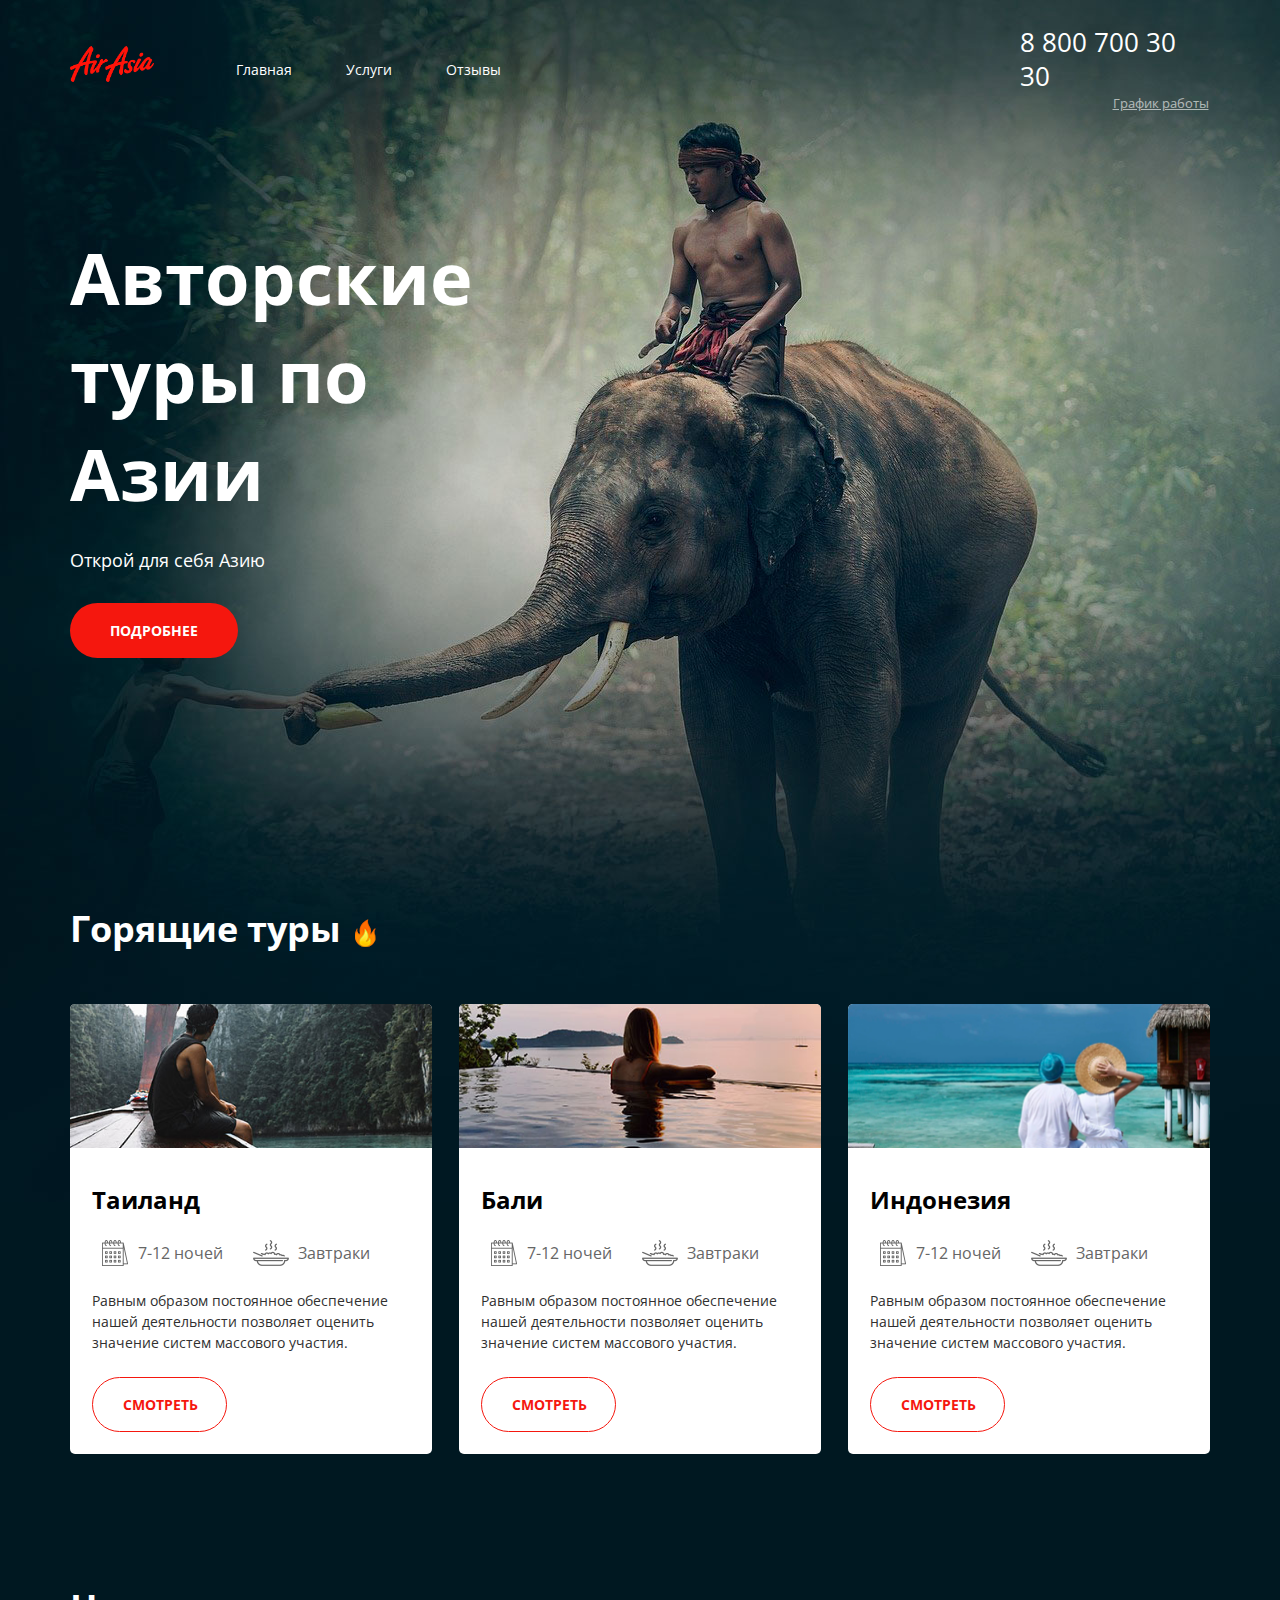
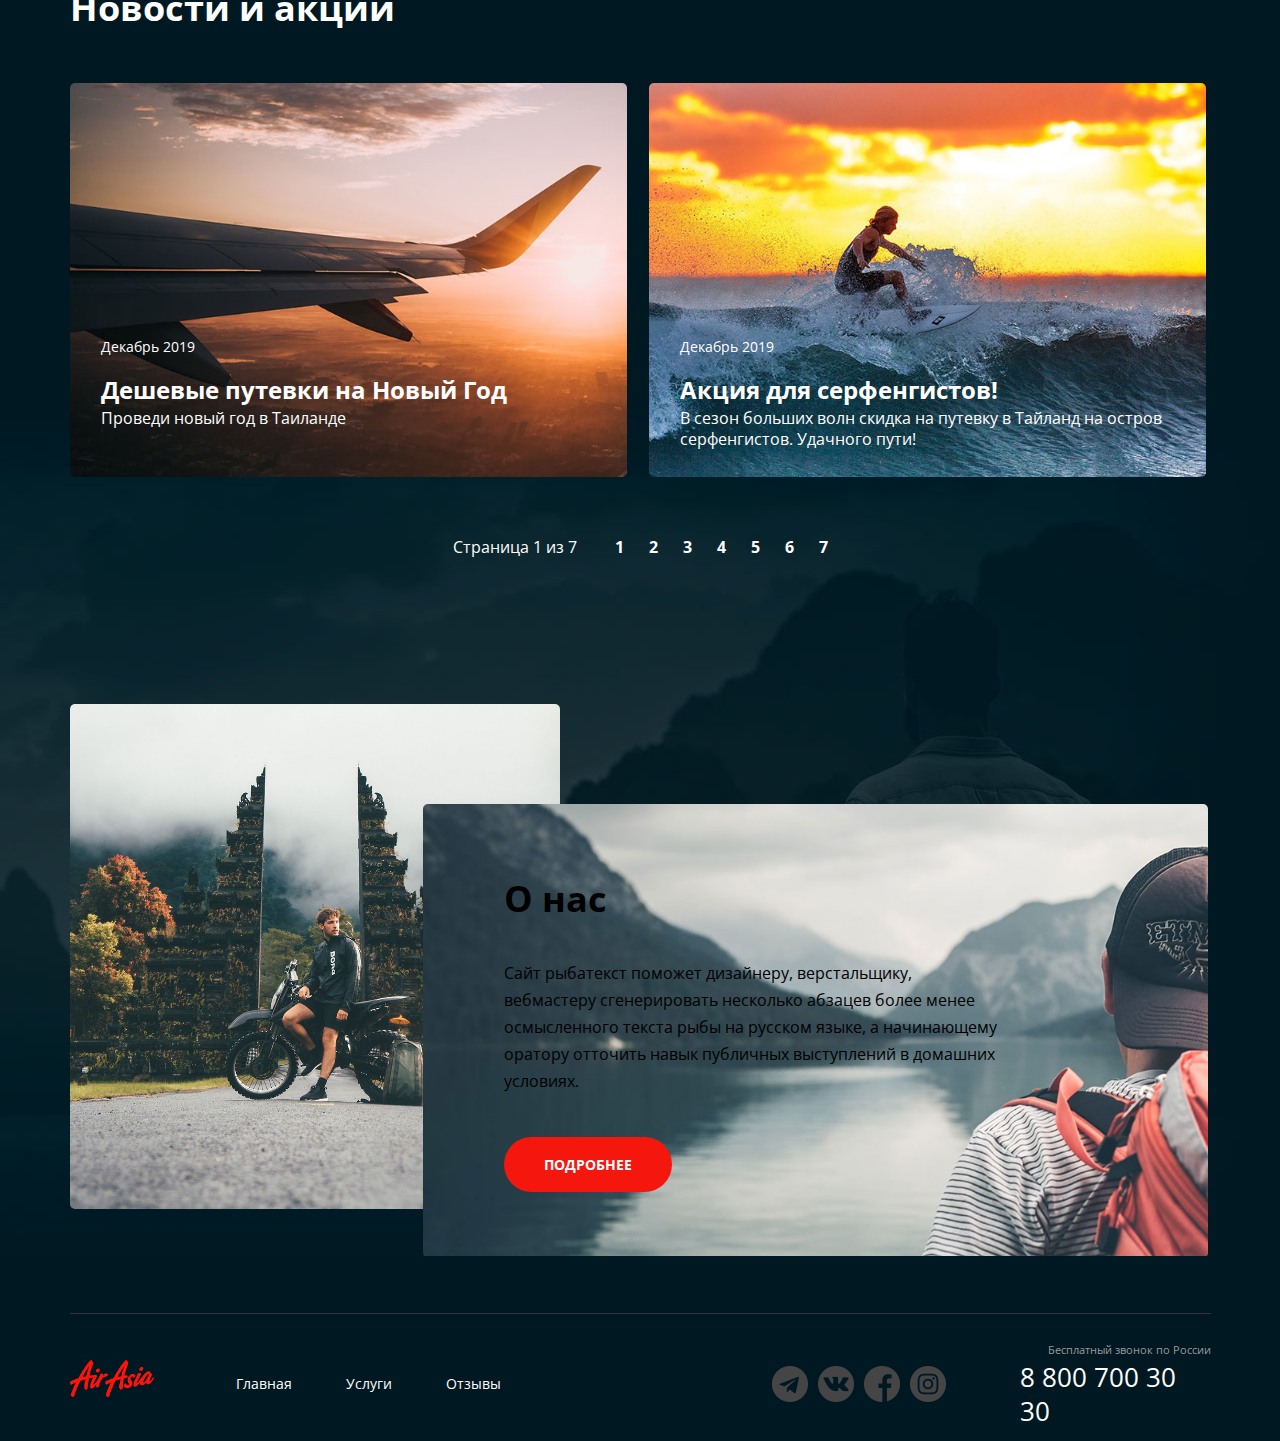
<file: index.html>
<!DOCTYPE html>
<html lang="ru">
<head>
  <meta charset="UTF-8">
  <meta http-equiv="X-UA-Compatible" content="IE=edge">
  <meta name="viewport" content="width=device-width, initial-scale=1.0">
  <title>Air Asia | Main page</title>
  <link rel="stylesheet" href="./style/normalize.css">
  <link rel="stylesheet" href="./style/main.css">
</head>
<body>
  <div class="wrapper wrapper--main">
    <div class="wrapper__content">
      <div class="container header__container">
        <header class="header">
          <div class="header__col">
            <a href="./index.html" class="logo">
              <img src="./img/logo.png" alt="" class="logo__img">
            </a>
            <nav class="menu">
              <ul class="menu__list">
                <li class="menu__item">
                  <a href="./index.html" class="menu__link">Главная</a>
                </li>
                <li class="menu__item">
                  <a href="./services.html" class="menu__link">Услуги</a>
                </li>
                <li class="menu__item">
                  <a href="./reviews.html" class="menu__link">Отзывы</a>
                </li>
              </ul>
            </nav>
          </div>
          <div class="header__col header__col--align--right">
            <adress class="contacts">
              <a href="tel:+78007003030" class="contacts__phone">8 800 700 30 30</a>
              <div class="dropdown">
                <div class="dropdown__info">График работы</div>
                <div class="dropdown__triangle"></div>
                <div class="dropdown__menu">  
                  <ul class="dropdown__list">
                    <li class="dropdown__item">пн-вс: 09:00 - 20:00</li>
                    <li class="dropdown__item--2">Обед: 14:00-14:30</li>
                  </ul>
                </div>
              </div>
            </adress>
          </div>
        </header>
      </div>
      <main class="maincontent">
        <section class="hello">
          <div class="container hello__container">
            <h1 class="hello__title--main">Авторские туры по Азии</h1>
            <div class="hello__subtitle">Открой для себя Азию</div>
            <a href="#" class="button hello__button">Подробнее</a>
          </div>
        </section>
        <section class="offers">
          <div class="container offers__container">
            <h2 class="title title--fire">Горящие туры</h2>
            <ul class="offers__list">
              <li class="offers__item offer offer__item">
                <div class="offer__header">
                <img src="./img/river.png" alt="" class="offer__img">
                </div>
                <div class="offer__content">
                  <h5 class="offer__title">Таиланд</h5>
                  <ul class="offer__features">
                    <li class="offer__feature">
                      <img src="./img/calendar.png" alt="" class="offer__feature-icon-1">
                      <div class="offer__feature-text-1">7-12 ночей</div>
                    </li>
                    <li class="offer__feature">
                      <img src="./img/meal.png" alt="" class="offer__feature-icon-2">
                      <div class="offer__feature-text-2">Завтраки</div>
                    </li>
                  </ul>
                  <p class="offer__text">Равным образом постоянное обеспечение нашей деятельности позволяет оценить значение систем массового участия.
                  </p>
                  <a href="#" class="offer__button offer__button--light">Смотреть</a>
                </div>
              </li>
              <li class="offers__item offer offer__item">
                <div class="offer__header">
                <img src="./img/pool.png" alt="" class="offer__img">
                </div>
                <div class="offer__content">
                  <h5 class="offer__title">Бали</h5>
                  <ul class="offer__features">
                    <li class="offer__feature">
                      <img src="./img/calendar.png" alt="" class="offer__feature-icon-1">
                      <div class="offer__feature-text-1">7-12 ночей</div>
                    </li>
                    <li class="offer__feature">
                      <img src="./img/meal.png" alt="" class="offer__feature-icon-2">
                      <div class="offer__feature-text-2">Завтраки</div>
                    </li>
                  </ul>
                  <p class="offer__text">Равным образом постоянное обеспечение нашей деятельности позволяет оценить значение систем массового участия.
                  </p>
                  <a href="#" class="offer__button offer__button--light">Смотреть</a>
                </div>
              </li>
              <li class="offers__item offer offer__item">
                <div class="offer__header">
                <img src="./img/ocean.jpeg" alt="" class="offer__img">
                </div>
                <div class="offer__content">
                  <h5 class="offer__title">Индонезия</h5>
                  <ul class="offer__features">
                    <li class="offer__feature">
                      <img src="./img/calendar.png" alt="" class="offer__feature-icon-1">
                      <div class="offer__feature-text-1">7-12 ночей</div>
                    </li>
                    <li class="offer__feature">
                      <img src="./img/meal.png" alt="" class="offer__feature-icon-2">
                      <div class="offer__feature-text-2">Завтраки</div>
                    </li>
                  </ul>
                  <p class="offer__text">Равным образом постоянное обеспечение нашей деятельности позволяет оценить значение систем массового участия.
                  </p>
                  <a href="#" class="offer__button offer__button--light">Смотреть</a>
                </ul>
                </div>
              </li>
            </ul>
          </div>
        </section>
        <section class="news">
          <div class="container news__container">
            <h2 class="title">Новости и акции</h2>
            <ul class="news__list">
              <li class="news__item single-news">
                <img src="./img/plane.jpeg" alt="" class="single-news__img">
                <div class="single-news__content">
                  <date class="single-news__date">Декабрь 2019</date>
                  <h5 class="single-news__title">Дешевые путевки на Новый Год</h5>
                  <p class="single-news__text">Проведи новый год в Таиланде</p>
                </div>
              </li>
              <li class="news__item single-news">
                <img src="./img/surfer.jpeg" alt="" class="single-news__img">
                <div class="single-news__content">
                  <date class="single-news__date">Декабрь 2019</date>
                  <h5 class="single-news__title">Акция для серфенгистов!</h5>
                  <p class="single-news__text">В сезон больших волн скидка на путевку в Тайланд на остров серфенгистов. Удачного пути!</p>
                </div>
              </li>
            </ul>
            <div class="paginator">
              <div class="paginator__display">Страница 1 из 7</div>
              <ul class="paginator__list">
                <li class="paginator__item paginator__item--active"><a href="#" class="pager__link">1</a></li>
                <li class="paginator__item paginator__item--active"><a href="#" class="pager__link">2</a></li>
                <li class="paginator__item paginator__item--active"><a href="#" class="pager__link">3</a></li>
                <li class="paginator__item paginator__item--active"><a href="#" class="pager__link">4</a></li>
                <li class="paginator__item paginator__item--active"><a href="#" class="pager__link">5</a></li>
                <li class="paginator__item paginator__item--active"><a href="#" class="pager__link">6</a></li>
                <li class="paginator__item paginator__item--active"><a href="#" class="pager__link">7</a></li>
              </ul>
            </div>
          </div>
        </section>
        <section class="about about__background">
          <div class="container about__container">
            <div class="about__img">
              <img src="./img/gates.jpeg" alt="" class="about__img-main">
            </div>
            <div class="about__description">
              <div class="about__description-content">
                <h2 class="title title--dark">О нас</h2>
                <div class="about__text">
                  <p">
                  Сайт рыбатекст поможет дизайнеру, верстальщику, вебмастеру сгенерировать несколько абзацев более менее осмысленного текста рыбы на русском языке, а начинающему оратору отточить навык публичных выступлений в домашних условиях.
                  </p>
                </div>
                <a href="#" class="button about__button">Подробнее</a>
              </div>
            </div>
          </div> 
        </section>
      </main>
    </div>
    <footer class="footer__container">
      <div class="container footer__container-content">
        <div class="footer">
          <div class="footer__col">
            <a href="#" class="logo">
              <img src="./img/logo.png" alt="" class="logo__img">
            </a>
            <nav class="menu">
              <ul class="menu__list">
                <li class="menu__item">
                  <a href="./index.html" class="menu__link">Главная</a>
                </li>
                <li class="menu__item">
                  <a href="./services.html" class="menu__link">Услуги</a>
                </li>
                <li class="menu__item">
                  <a href="./reviews.html" class="menu__link">Отзывы</a>
                </li>
              </ul>
            </nav>
          </div>
          <div class="footer__col footer__col--align--right">
            <ul class="social__list">
              <li class="social__item social__item--tg">
                <a href="" class="social__link">
                </a>
              </li>
              <li class="social__item social__item--vk">
                <a href="" class="social__link">
                </a>
              </li>
              <li class="social__item social__item--fb">
                <a href="" class="social__link">
                </a>
              </li>
              <li class="social__item social__item--insta">
                <a href="" class="social__link">
                </a>
              </li>
            </ul>
          <adress class="contacts">
            <div class="contacts__call">Бесплатный звонок по России</div>
            <a href="tel:+78007003030" class="contacts__phone">8 800 700 30 30</a>
          </adress>
        </div>
      </div>
      </div>
    </footer>
  </div>
</body>
</html>
</file>
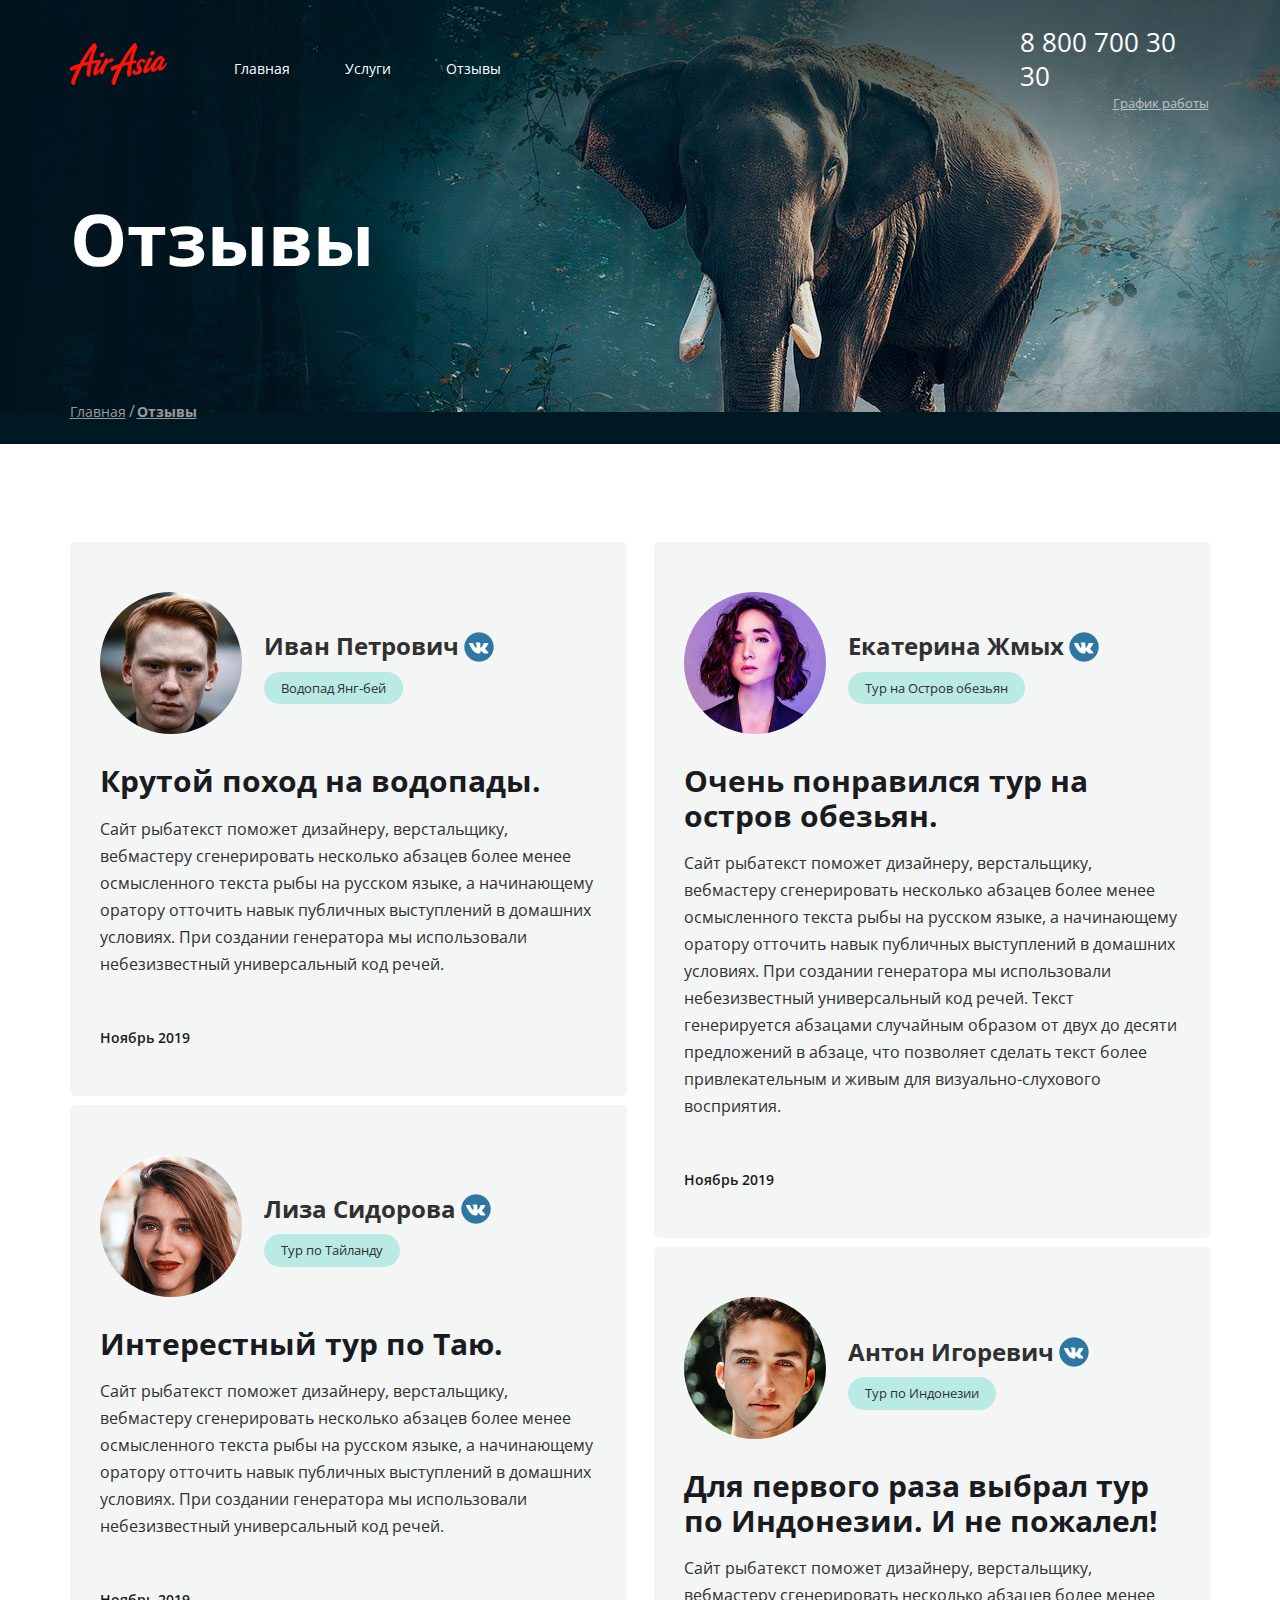
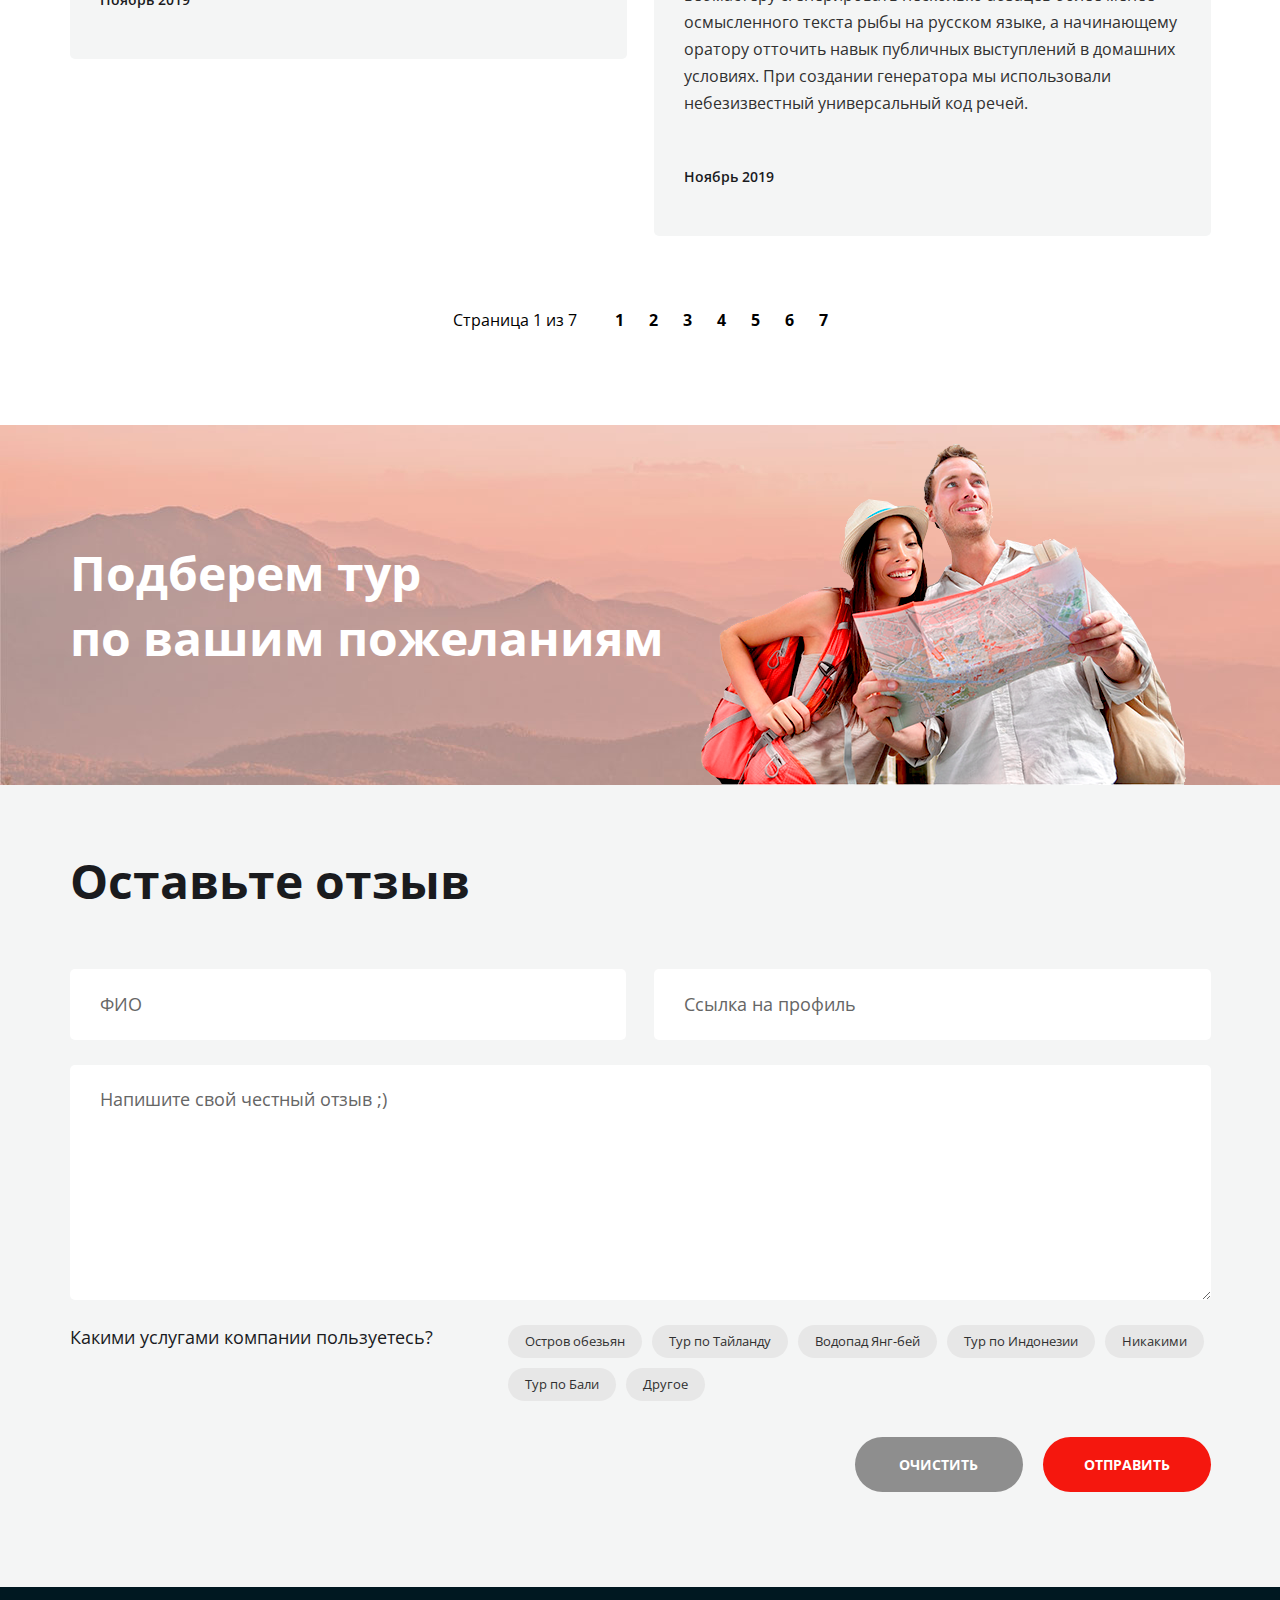
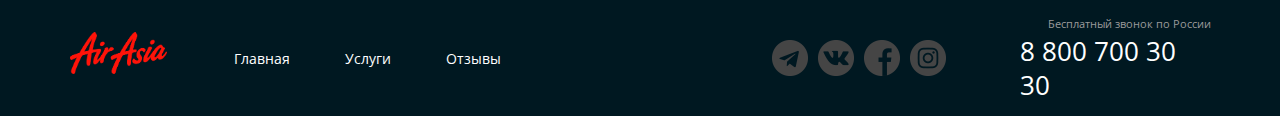
<file: reviews.html>
<!DOCTYPE html>
<html lang="ru">
<head>
  <meta charset="UTF-8">
  <meta http-equiv="X-UA-Compatible" content="IE=edge">
  <meta name="viewport" content="width=device-width, initial-scale=1.0">
  <title>Air Asia | Reviews page</title>
  <link rel="stylesheet" href="./style/normalize.css">
  <link rel="stylesheet" href="./style/main.css">
</head>
<body>
  <div class="wrapper wrapper--service">
    <div class="wrapper__content">
      <div class="container header__container">
        <header class="header header--service">
          <div class="header__col">
            <a href="./index.html" class="logo logo--service">
              <img src="./img/logo.png" alt="" class="logo__img">
            </a>
            <nav class="menu">
              <ul class="menu__list">
                <li class="menu__item menu__item--service">
                  <a href="./index.html" class="menu__link">Главная</a>
                </li>
                <li class="menu__item menu__item--service">
                  <a href="./services.html" class="menu__link">Услуги</a>
                </li>
                <li class="menu__item menu__item--service">
                  <a href="./reviews.html" class="menu__link">Отзывы</a>
                </li>
              </ul>
            </nav>
          </div>
          <div class="header__col header__col--align--right">
            <adress class="contacts">
              <a href="tel:+78007003030" class="contacts__phone">8 800 700 30 30</a>
              <div class="dropdown">
                <div class="dropdown__info">График работы</div>
                <div class="dropdown__triangle"></div>
                <div class="dropdown__menu">  
                  <ul class="dropdown__list">
                    <li class="dropdown__item">пн-вс: 09:00 - 20:00</li>
                    <li class="dropdown__item--2">Обед: 14:00-14:30</li>
                  </ul>
                </div>
              </div>
            </adress>
          </div>
        </header>
      </div>
      <main class="maincontent">
        <section class="desc">
          <div class="container desc__container">
            <h1 class="desc__title desc__title--review">Отзывы</h1>
          </div>
        </section>
        <section class="breadcrumbs">
          <nav class="container breadcrumbs__container">
            <ul class="breadcrumbs__list">
              <li class="breadcrumbs__item">
                <a href="./index.html" class="breadcrumbs__link">Главная</a>
              </li>
              <li class="breadcrumbs__item breadcrumbs__item--active">
                <a href="./reviews.html" class="breadcrumbs__link">Отзывы</a>
              </li>
            </ul>
          </nav>
        </section>
        <section class="reviews">
          <div class="container reviews__container">
            <ul class="reviews__list">
              <li class="reviews__item review">
                <div class="review__header">
                  <div class="review__photo">
                    <div class="avatar">
                      <img src="./img/ginger.jpeg" alt="user" class="avatar__img">
                    </div>
                  </div>
                  <div class="review__userdata">
                    <a href="#" class="review__user">Иван Петрович</a>
                    <ul class="review__tags">
                      <li class="review__tag-item tag tag--bg--green">Водопад Янг-бей</li>
                    </ul>
                  </div>
                </div>
                <div class="review__content">
                  <h3 class="review__title">Крутой поход на водопады.</h3>
                  <div class="review__content-text">
                    <p>Сайт рыбатекст поможет дизайнеру, верстальщику, вебмастеру сгенерировать несколько абзацев более менее осмысленного текста рыбы на русском языке, а начинающему оратору отточить навык публичных выступлений в домашних условиях. При создании генератора мы использовали небезизвестный универсальный код речей.
                    </p>
                  </div>
                  <time class="review__date">Ноябрь 2019</time>
                </div>
              </li>
              <li class="reviews__item review">
                <div class="review__header">
                  <div class="review__photo">
                    <div class="avatar">
                      <img src="./img/liza.jpeg" alt="user" class="avatar__img">
                    </div>
                  </div>
                  <div class="review__userdata">
                    <a href="#" class="review__user">Лиза Сидорова
                    </a>
                    <ul class="review__tags">
                      <li class="review__tag-item tag tag--bg--green">Тур по Тайланду
                      </li>
                    </ul>
                  </div>
                </div>
                <div class="review__content">
                  <h3 class="review__title">Интерестный тур по Таю.</h3>
                  <div class="review__content-text">
                    <p>Сайт рыбатекст поможет дизайнеру, верстальщику, вебмастеру сгенерировать несколько абзацев более менее осмысленного текста рыбы на русском языке, а начинающему оратору отточить навык публичных выступлений в домашних условиях. При создании генератора мы использовали небезизвестный универсальный код речей.
                    </p>
                  </div>
                  <time class="review__date">Ноябрь 2019</time>
                </div>
              </li>
              <li class="reviews__item review">
                <div class="review__header">
                  <div class="review__photo">
                    <div class="avatar">
                      <img src="./img/girl.jpeg" alt="user" class="avatar__img">
                    </div>
                  </div>
                  <div class="review__userdata">
                    <a href="#" class="review__user">Екатерина Жмых
                    </a>
                    <ul class="review__tags">
                      <li class="review__tag-item tag tag--bg--green">Тур на Остров обезьян
                      </li>
                    </ul>
                  </div>
                </div>
                <div class="review__content">
                  <h3 class="review__title">Очень понравился тур на остров обезьян.
                  </h3>
                  <div class="review__content-text">
                    <p>Сайт рыбатекст поможет дизайнеру, верстальщику, вебмастеру сгенерировать несколько абзацев более менее осмысленного текста рыбы на русском языке, а начинающему оратору отточить навык публичных выступлений в домашних условиях. При создании генератора мы использовали небезизвестный универсальный код речей. Текст генерируется абзацами случайным образом от двух до десяти предложений в абзаце, что позволяет сделать текст более привлекательным и живым для визуально-слухового восприятия.
                    </p>
                  </div>
                  <time class="review__date">Ноябрь 2019</time>
                </div>
              </li>
              <li class="reviews__item review">
                <div class="review__header">
                  <div class="review__photo">
                    <div class="avatar">
                      <img src="./img/guy.jpeg" alt="user" class="avatar__img">
                    </div>
                  </div>
                  <div class="review__userdata">
                    <a href="#" class="review__user">Антон Игоревич
                    </a>
                    <ul class="review__tags">
                      <li class="review__tag-item tag tag--bg--green">Тур по Индонезии
                      </li>
                    </ul>
                  </div>
                </div>
                <div class="review__content">
                  <h3 class="review__title">Для первого раза выбрал тур по Индонезии. И не пожалел!
                  </h3>
                  <div class="review__content-text">
                    <p>Сайт рыбатекст поможет дизайнеру, верстальщику, вебмастеру сгенерировать несколько абзацев более менее осмысленного текста рыбы на русском языке, а начинающему оратору отточить навык публичных выступлений в домашних условиях. При создании генератора мы использовали небезизвестный универсальный код речей.
                    </p>
                  </div>
                  <time class="review__date">Ноябрь 2019</time>
                </div>
              </li>
            </ul>
            <div class="paginator paginator--theme--light">
              <div class="paginator__display">Страница 1 из 7</div>
              <ul class="paginator__list">
                <li class="paginator__item paginator__item--active"><a href="#" class="pager__link">1</a></li>
                <li class="paginator__item paginator__item--active"><a href="#" class="pager__link">2</a></li>
                <li class="paginator__item paginator__item--active"><a href="#" class="pager__link">3</a></li>
                <li class="paginator__item paginator__item--active"><a href="#" class="pager__link">4</a></li>
                <li class="paginator__item paginator__item--active"><a href="#" class="pager__link">5</a></li>
                <li class="paginator__item paginator__item--active"><a href="#" class="pager__link">6</a></li>
                <li class="paginator__item paginator__item--active"><a href="#" class="pager__link">7</a></li>
              </ul>
            </div>
          </div>
        </section>
        <section class="separator">
          <div class="container separator__container">
            <div class="separator__content">
              <h2 class="separator__title">
                Подберем тур <br> по вашим пожеланиям
              </h2>
              <img src="./img/couple.png" alt="" class="separator__img">
            </div>
          </div>
        </section>
        <section class="inner__section inner__section--bg--grey">
          <div class="container inner__section-container">
            <h2 class="inner__section-title">Оставьте отзыв</h2> 
            <form class="form">
              <div class="form__row form__row--up">
                <input type="text" placeholder="ФИО"  class="form__input">
                <input type="text" placeholder="Ссылка на профиль"  class="form__input">
              </div>
              <div class="form__row">
                <textarea placeholder="Напишите свой честный отзыв ;)" class="form__input form__input--textarea"></textarea>
              </div>
              <div class="form__controls">
                <div class="form__controls-title">Какими услугами компании пользуетесь?
                </div>
                <ul class="controls">
                  <li class="controls__item">
                    <label class="controls__elem">
                      <input type="checkbox" class="controls__checkbox">
                      <div class="tag controls__tag">Остров обезьян</div>
                    </label>
                  </li>
                  <li class="controls__item">
                    <label class="controls__elem">
                      <input type="checkbox" class="controls__checkbox">
                      <div class="tag controls__tag">Тур по Тайланду</div>
                    </label>
                  </li>
                  <li class="controls__item">
                    <label class="controls__elem">
                      <input type="checkbox" class="controls__checkbox">
                      <div class="tag controls__tag">Водопад Янг-бей</div>
                    </label>
                  </li>
                  <li class="controls__item">
                    <label class="controls__elem">
                      <input type="checkbox" class="controls__checkbox">
                      <div class="tag controls__tag">Тур по Индонезии</div>
                    </label>
                  </li>
                  <li class="controls__item">
                    <label class="controls__elem">
                      <input type="checkbox" class="controls__checkbox">
                      <div class="tag controls__tag">Никакими</div>
                    </label>
                  </li>
                  <li class="controls__item">
                    <label class="controls__elem">
                      <input type="checkbox" class="controls__checkbox">
                      <div class="tag controls__tag">Тур по Бали</div>
                    </label>
                  </li>
                  <li class="controls__item">
                    <label class="controls__elem">
                      <input type="checkbox" class="controls__checkbox">
                      <div class="tag controls__tag">Другое</div>
                    </label>
                  </li>
                </ul>
              </div>
              <div class="form__buttons">
                <button type="reset" class="button form__button button--color--grey">Очистить</button>
                <button type="submit" class="button form__button button--color--red">Отправить</button>
              </div>
            </form>
          </div>
        </section>
      </main>
    </div>
    <footer class="footer__container">
      <div class="container footer__container-content-service">
        <div class="footer">
          <div class="footer__col">
            <a href="./index.html" class="logo logo--service">
              <img src="./img/logo.png" alt="" class="logo__img">
            </a>
            <nav class="menu">
              <ul class="menu__list">
                <li class="menu__item menu__item--service">
                  <a href="./index.html" class="menu__link">Главная</a>
                </li>
                <li class="menu__item menu__item--service">
                  <a href="./services.html" class="menu__link">Услуги</a>
                </li>
                <li class="menu__item menu__item--service">
                  <a href="./reviews.html" class="menu__link">Отзывы</a>
                </li>
              </ul>
            </nav>
          </div>
          <div class="footer__col footer__col--align--right">
            <ul class="social__list">
              <li class="social__item social__item--tg">
                <a href="" class="social__link">
                </a>
              </li>
              <li class="social__item social__item--vk">
                <a href="" class="social__link">
                </a>
              </li>
              <li class="social__item social__item--fb">
                <a href="" class="social__link">
                </a>
              </li>
              <li class="social__item social__item--insta">
                <a href="" class="social__link">
                </a>
              </li>
            </ul>
          <adress class="contacts">
            <div class="contacts__call">Бесплатный звонок по России</div>
            <a href="tel:+78007003030" class="contacts__phone">8 800 700 30 30</a>
          </adress>
        </div>
      </div>
      </div>
    </footer>
  </div>
</body>
</html>
</file>
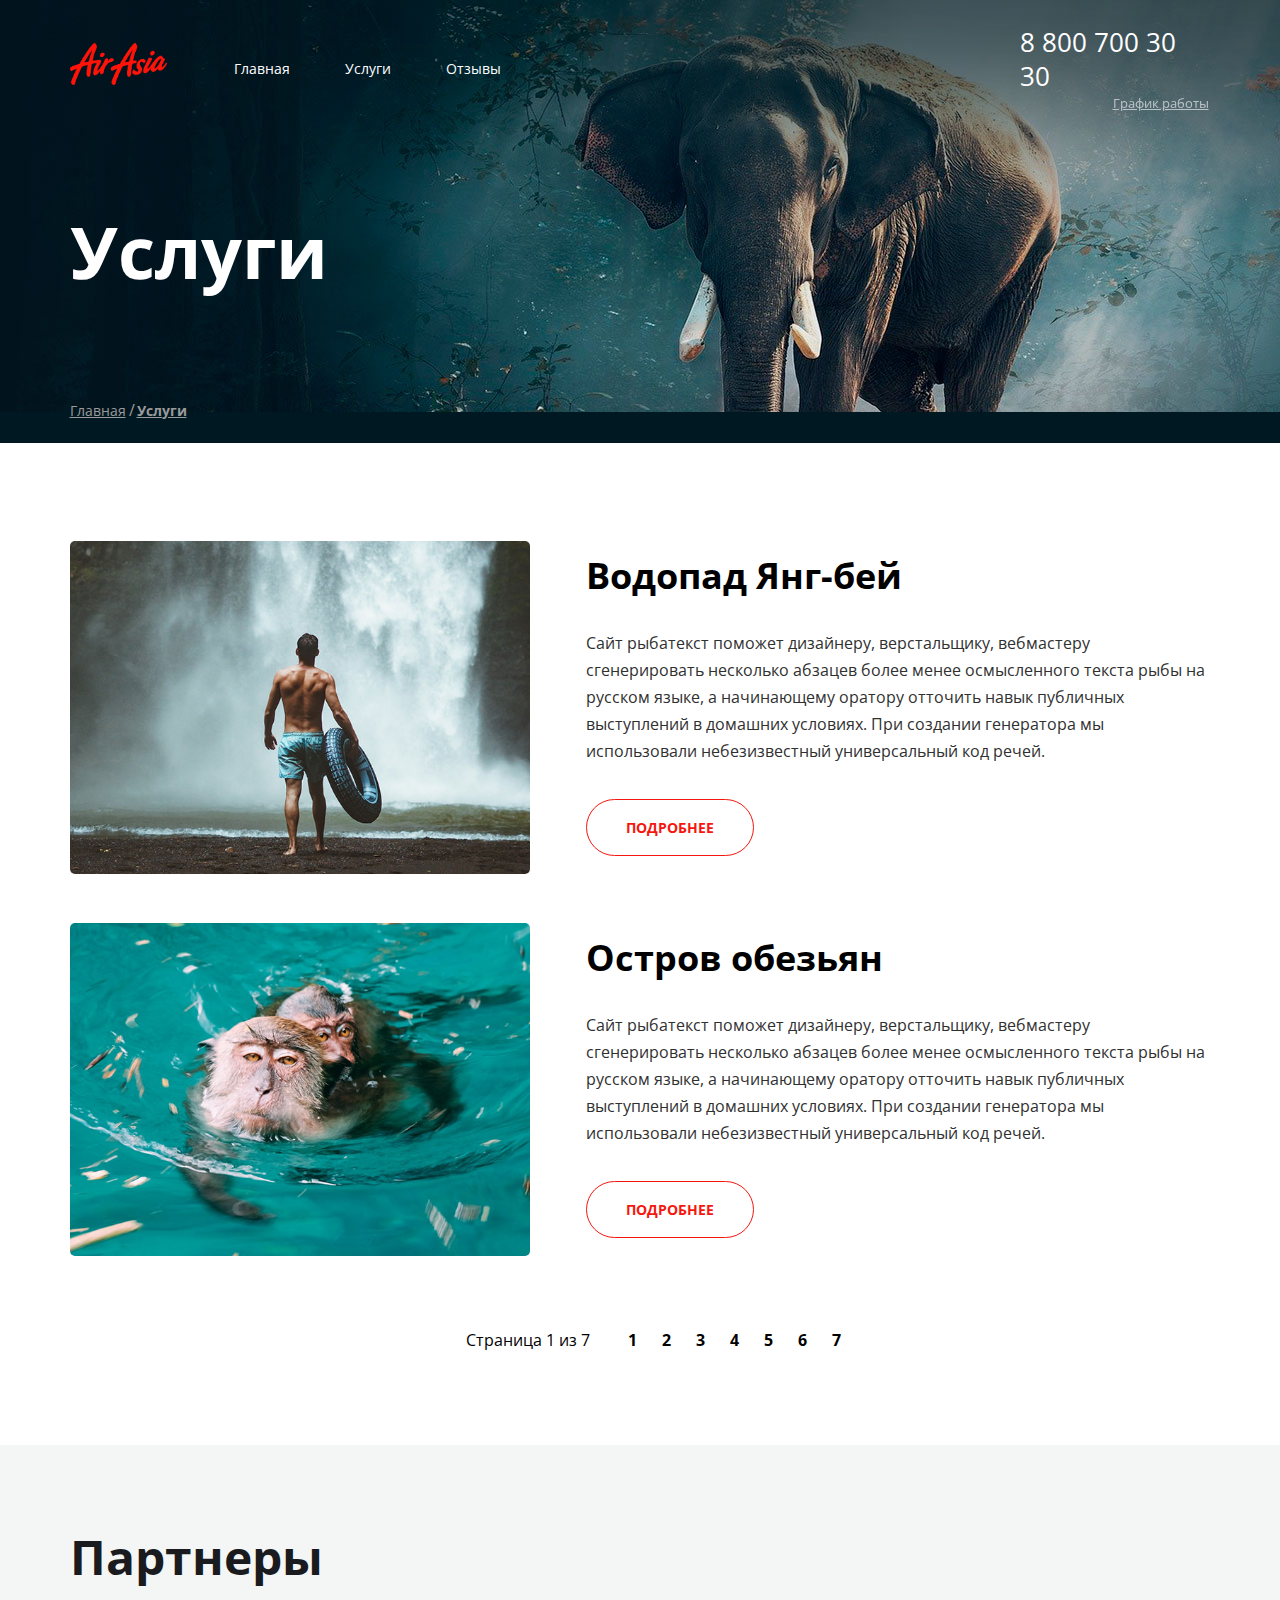
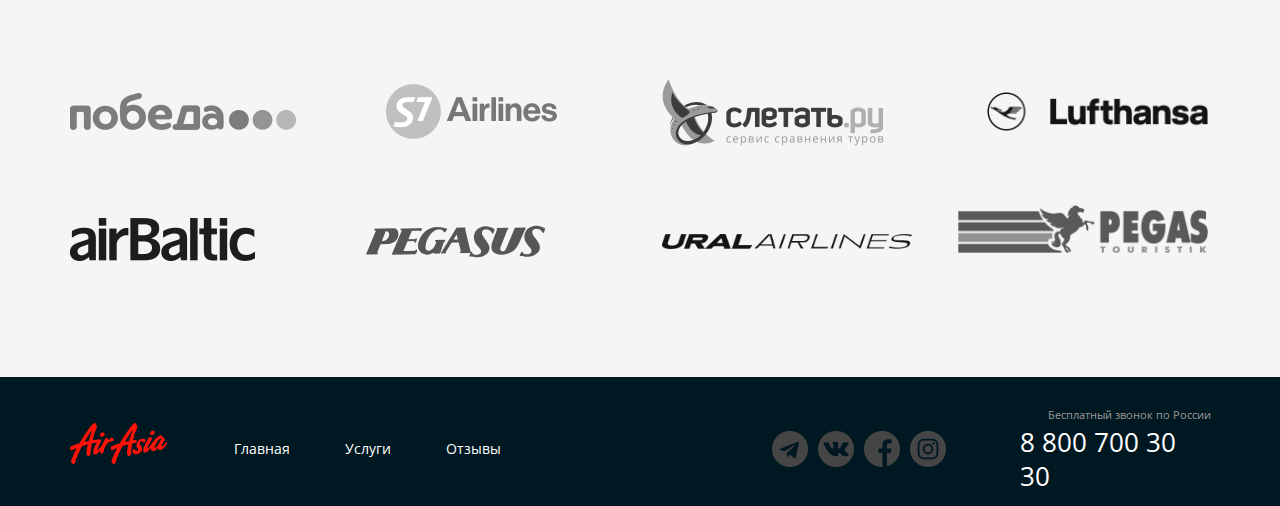
<file: services.html>
<!DOCTYPE html>
<html lang="ru">
<head>
  <meta charset="UTF-8">
  <meta http-equiv="X-UA-Compatible" content="IE=edge">
  <meta name="viewport" content="width=device-width, initial-scale=1.0">
  <title>Air Asia | Services page</title>
  <link rel="stylesheet" href="./style/normalize.css">
  <link rel="stylesheet" href="./style/main.css">
</head>
<body>
  <div class="wrapper wrapper--service">
    <div class="wrapper__content">
      <div class="container header__container">
        <header class="header header--service">
          <div class="header__col">
            <a href="./index.html" class="logo logo--service">
              <img src="./img/logo.png" alt="" class="logo__img">
            </a>
            <nav class="menu">
              <ul class="menu__list">
                <li class="menu__item menu__item--service">
                  <a href="./index.html" class="menu__link">Главная</a>
                </li>
                <li class="menu__item menu__item--service">
                  <a href="./services.html" class="menu__link">Услуги</a>
                </li>
                <li class="menu__item menu__item--service">
                  <a href="./reviews.html" class="menu__link">Отзывы</a>
                </li>
              </ul>
            </nav>
          </div>
          <div class="header__col header__col--align--right">
            <adress class="contacts">
              <a href="tel:+78007003030" class="contacts__phone">8 800 700 30 30</a>
              <div class="dropdown">
                <div class="dropdown__info">График работы</div>
                <div class="dropdown__triangle"></div>
                <div class="dropdown__menu">  
                  <ul class="dropdown__list">
                    <li class="dropdown__item">пн-вс: 09:00 - 20:00</li>
                    <li class="dropdown__item--2">Обед: 14:00-14:30</li>
                  </ul>
                </div>
              </div>
            </adress>
          </div>
        </header>
      </div>
      <main class="maincontent">
        <section class="desc">
          <div class="container desc__container">
            <h1 class="desc__title">Услуги</h1>
          </div>
        </section>
        <section class="breadcrumbs">
          <nav class="container breadcrumbs__container">
            <ul class="breadcrumbs__list">
              <li class="breadcrumbs__item">
                <a href="./index.html" class="breadcrumbs__link">Главная</a>
              </li>
              <li class="breadcrumbs__item breadcrumbs__item--active">
                <a href="./services.html" class="breadcrumbs__link">Услуги</a>
              </li>
            </ul>
          </nav>
        </section>
        <section class="services">
          <div class="container services__container">
            <ul class="services__list">
              <li class="services__item">
                <a href="#" class="service">
                  <div class="service__img">
                    <img src="./img/waterfall.jpeg" alt="" class="service__img--elem">
                  </div>
                  <div class="service__content">
                    <h2 class="service__title">Водопад Янг-бей</h2>
                    <div class="service__desc">
                      <p class="service__text">
                        Сайт рыбатекст поможет дизайнеру, верстальщику, вебмастеру сгенерировать несколько абзацев более менее осмысленного текста рыбы на русском языке, а начинающему оратору отточить навык публичных выступлений в домашних условиях. При создании генератора мы использовали небезизвестный универсальный код речей.
                      </p>
                    </div>
                    <div class="button service__button--white">Подробнее</div>
                  </div>
                </a>
                </li>
              <li class="services__item service">
                <a href="#" class="service">
                  <div class="service__img">
                    <img src="./img/monkeys.jpeg" alt="" class="service__img--elem">
                  </div>
                  <div class="service__content">
                    <h2 class="service__title">Остров обезьян</h2>
                    <div class="service__desc">
                      <p class="service__text">
                        Сайт рыбатекст поможет дизайнеру, верстальщику, вебмастеру сгенерировать несколько абзацев более менее осмысленного текста рыбы на русском языке, а начинающему оратору отточить навык публичных выступлений в домашних условиях. При создании генератора мы использовали небезизвестный универсальный код речей.
                      </p>
                    </div>
                    <div class="button service__button--white">Подробнее</div>
                  </div>
                </a>
              </li>
            </ul>
            <div class="paginator paginator--theme--light">
              <div class="paginator__display">Страница 1 из 7</div>
              <ul class="paginator__list">
                <li class="paginator__item paginator__item--active"><a href="#" class="pager__link">1</a></li>
                <li class="paginator__item paginator__item--active"><a href="#" class="pager__link">2</a></li>
                <li class="paginator__item paginator__item--active"><a href="#" class="pager__link">3</a></li>
                <li class="paginator__item paginator__item--active"><a href="#" class="pager__link">4</a></li>
                <li class="paginator__item paginator__item--active"><a href="#" class="pager__link">5</a></li>
                <li class="paginator__item paginator__item--active"><a href="#" class="pager__link">6</a></li>
                <li class="paginator__item paginator__item--active"><a href="#" class="pager__link">7</a></li>
              </ul>
            </div>
          </div>
        </section>
        <section class="partners partners--bg--grey">
          <div class="container parnters__container">
            <h2 class="partners__title">Партнеры</h2>
            <ul class="partners__list">
              <li class="partners__item">
                <a href="#" class="partners__link">
                  <img src="./img/pobeda.png" alt="" class="partners__img--pobeda">
                </a>
              </li>
              <li class="partners__item">
                <a href="" class="partners__link">
                  <img src="./img/s7.png" alt="" class="partners__img--s7">
                </a>
              </li>
              <li class="partners__item">
                <a href="" class="partners__link">
                  <img src="./img/sletat.png" alt="" class="partners__img--sletat">
                </a>
              </li>
              <li class="partners__item">
                <a href="" class="partners__link">
                  <img src="./img/lufthansa.png" alt="" class="partners__img--lufthansa">
                </a>
              </li>
              <li class="partners__item">
                <a href="" class="partners__link">
                  <img src="./img/airbaltic.png" alt="" class="partners__img--airbaltic">
                </a>
              </li>
              <li class="partners__item">
                <a href="" class="partners__link">
                  <img src="./img/pegasus.png" alt="" class="partners__img--pegasus">
                </a>
              </li>
              <li class="partners__item">
                <a href="" class="partners__link">
                  <img src="./img/uralair.png" alt="" class="partners__img--ural">
                </a>
              </li>
              <li class="partners__item">
                <a href="" class="partners__link">
                  <img src="./img/pegas.png" alt="" class="partners__img--pegas">
                </a>
              </li>
            </ul>  
          </div>
        </section>
      </main>
    </div>
    <footer class="footer__container">
      <div class="container footer__container-content-service">
        <div class="footer">
          <div class="footer__col">
            <a href="./index.html" class="logo logo--service">
              <img src="./img/logo.png" alt="" class="logo__img">
            </a>
            <nav class="menu">
              <ul class="menu__list">
                <li class="menu__item menu__item--service">
                  <a href="./index.html" class="menu__link">Главная</a>
                </li>
                <li class="menu__item menu__item--service">
                  <a href="./services.html" class="menu__link">Услуги</a>
                </li>
                <li class="menu__item menu__item--service">
                  <a href="./reviews.html" class="menu__link">Отзывы</a>
                </li>
              </ul>
            </nav>
          </div>
          <div class="footer__col footer__col--align--right">
            <ul class="social__list">
              <li class="social__item social__item--tg">
                <a href="" class="social__link">
                </a>
              </li>
              <li class="social__item social__item--vk">
                <a href="" class="social__link">
                </a>
              </li>
              <li class="social__item social__item--fb">
                <a href="" class="social__link">
                </a>
              </li>
              <li class="social__item social__item--insta">
                <a href="" class="social__link">
                </a>
              </li>
            </ul>
          <adress class="contacts">
            <div class="contacts__call">Бесплатный звонок по России</div>
            <a href="tel:+78007003030" class="contacts__phone">8 800 700 30 30</a>
          </adress>
        </div>
      </div>
      </div>
    </footer>
  </div>
</body>
</html>
</file>
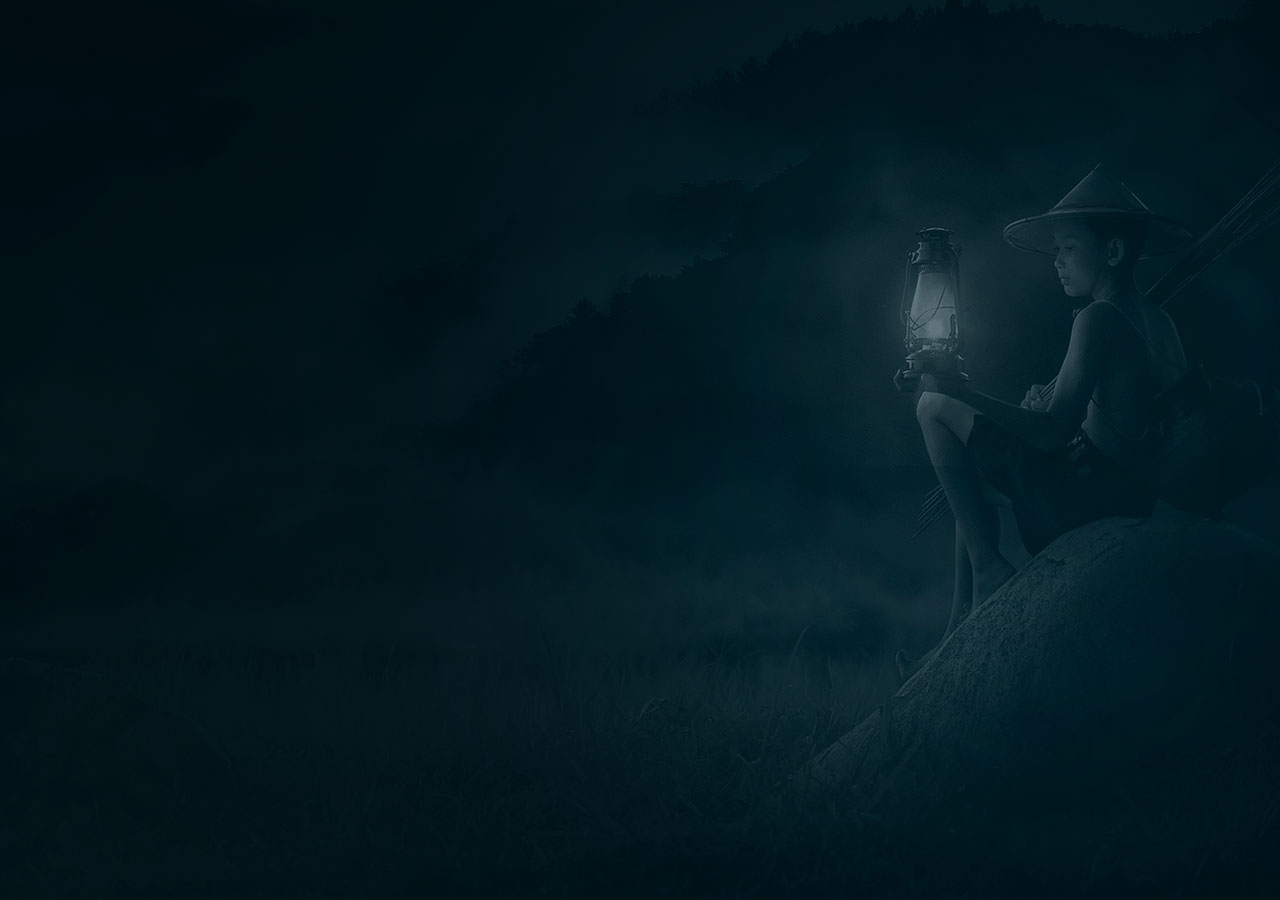
<file: welcome.html>
<!DOCTYPE html>
<html lang="ru">
<head>
  <meta charset="UTF-8">
  <meta http-equiv="X-UA-Compatible" content="IE=edge">
  <meta name="viewport" content="width=device-width, initial-scale=1.0">
  <title>Air Asia | Welcome page</title>
  <link rel="stylesheet" href="./style/main.css">
</head>
<body>
  <div class="wrapper wrapper--welcome">
    <div class="wrapper__content">  
      <div class="container welcome__container">
        <img src="./img/logo.png" alt="" class="logo__img--welcome">
        <div class="welcome__subtitle">Открой для себя Азию</div>
        <a href="./index.html" class="button button--color--red">Войти</a>
      </div>
        <!--<div class="welcome__img">
          <img src="./img/shades.png" alt="" class="welcome__img-shade">
        </div>-->
    </div>
  </div>
</body>
</html>
</file>
<file: style/main.css>
@import url('https://fonts.googleapis.com/css2?family=Open+Sans:wght@400;600;700&display=swap');
@import url(./blocks/base.css);
@import url(./blocks/header.css);
@import url(./blocks/about.css);
@import url(./blocks/content.css);
@import url(./blocks/footer.css);
@import url(./blocks/service.css);
@import url(./blocks/welcome.css);
@import url(./blocks/reviews.css);
</file>
